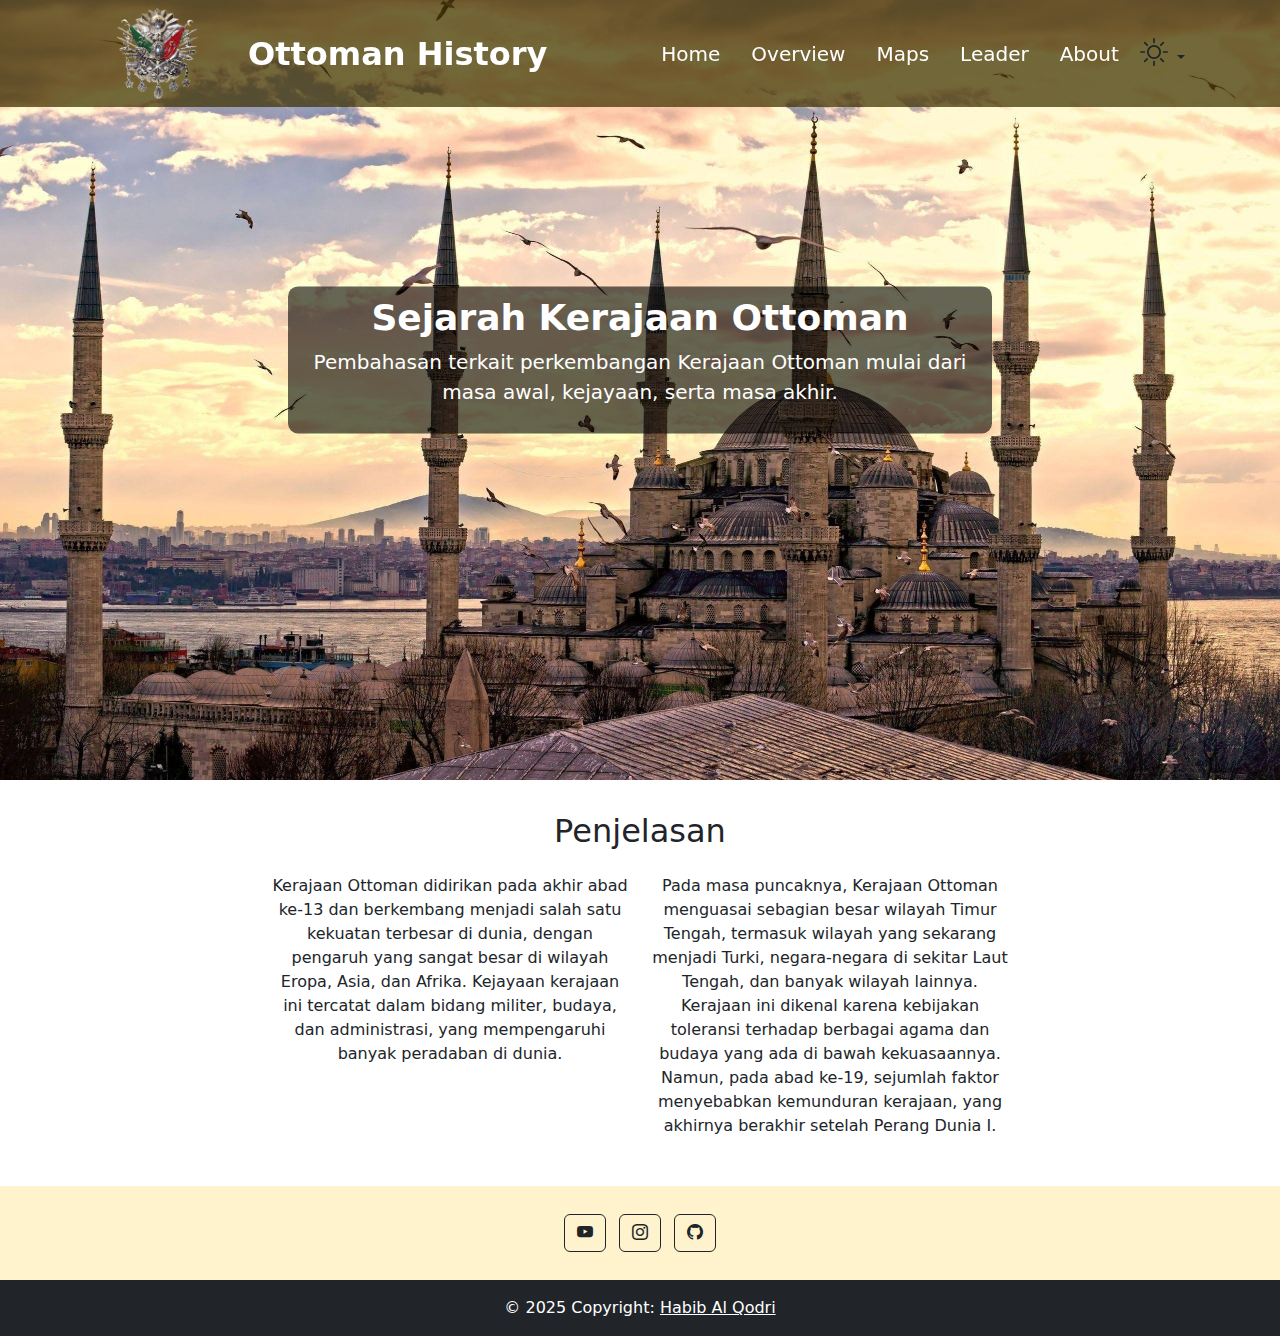
<file: index.html>
<!doctype html>
<html lang="en">

<head>
    <meta charset="utf-8">
    <meta name="viewport" content="width=device-width, initial-scale=1">
    <title>Dashboard</title>
    <link rel="stylesheet" href="styleindex.css">
    <link href="bootstrap/css/bootstrap.min.css" rel="stylesheet">
    <link rel="stylesheet" href="https://cdn.jsdelivr.net/npm/bootstrap-icons@1.11.3/font/bootstrap-icons.min.css">
</head>

<body>

    <!-- Navbar -->
    <nav class="navbar navbar-expand-lg fixed-top">
        <div class="container d-flex align-items-center">
            <a href="index.html">
                <img src="img/ottoman-icon.png" class="img-fluid me-3" alt="Ottoman-icon" width="150">
            </a>
            <a class="navbar-brand text-white fs-2 fw-bold" href="index.html">
                Ottoman History
            </a>
            <button class="navbar-toggler shadow-none" type="button" data-bs-toggle="collapse"
                data-bs-target="#navbarSupportedContent" aria-controls="navbarSupportedContent" aria-expanded="false"
                aria-label="Toggle navigation">
                <span class="navbar-toggler-icon"></span>
            </button>
            <div class="collapse navbar-collapse" id="navbarSupportedContent">
                <ul class="navbar-nav ms-auto">
                    <li class="nav-item"><a class="nav-link text-white active fs-5" href="index.html">Home</a></li>
                    <li class="nav-item"><a class="nav-link text-white fs-5" href="feature\overview.html">Overview</a></li>
                    <li class="nav-item"><a class="nav-link text-white fs-5" href="feature\map.html">Maps</a></li>
                    <li class="nav-item"><a class="nav-link text-white fs-5" href="feature\leader.html">Leader</a></li>
                    <li class="nav-item"><a class="nav-link text-white fs-5" href="feature\about.html">About</a></li>
                </ul>
                <div class="dropdown">
                    <button class="btn dropdown-toggle" type="button" data-bs-toggle="dropdown" aria-expanded="false">
                        <i class="bi theme-icon-active" data-theme-icon-active="bi-brightness-high" style="font-size: 1.75rem;"></i>
                    </button>                    
                    <ul class="dropdown-menu dropdown-menu-end">
                        <li>
                            <button class="dropdown-item d-flex align-items-center" type="button" data-bs-theme-value="light">
                                <i class="bi bi-brightness-high me-2 fs-5" data-theme-icon="bi-brightness-high"></i> Light
                            </button>
                        </li>
                        <li>
                            <button class="dropdown-item d-flex align-items-center" type="button" data-bs-theme-value="dark">
                                <i class="bi bi-moon-fill me-2 fs-5" data-theme-icon="bi-moon-fill"></i> Dark
                            </button>
                        </li>
                        <li>
                            <button class="dropdown-item d-flex align-items-center" type="button" data-bs-theme-value="auto">
                                <i class="bi bi-circle-half me-2 fs-5" data-theme-icon="bi-circle-half"></i> Auto
                            </button>
                        </li>
                    </ul>
                </div>                
            </div>
        </div>
    </nav>

    <!-- Jumbotron -->
    <section class="jumbotron">
        <div class="jumbotron-overlay">
            <img src="img/Background.jpg" class="jumbotron-img" alt="Ottoman background">
            <div class="jumbotron-text">
                <h1>Sejarah Kerajaan Ottoman</h1>
                <p>Pembahasan terkait perkembangan Kerajaan Ottoman mulai dari masa awal, kejayaan, serta masa akhir.
                </p>
            </div>
        </div>
    </section>

    <!-- About Section -->
    <div class="container about-section mt-3 pt-3">
        <div class="row text-center mb-3">
            <div class="col">
                <h2>Penjelasan</h2>
            </div>
        </div>
        <div class="row justify-content-center text-center">
            <div class="col-md-4">
                Kerajaan Ottoman didirikan pada akhir abad ke-13 dan berkembang menjadi salah satu kekuatan terbesar di dunia, dengan pengaruh yang sangat besar di wilayah Eropa, Asia, dan Afrika. Kejayaan kerajaan ini tercatat dalam bidang militer, budaya, dan administrasi, yang mempengaruhi banyak peradaban di dunia.
            </div>
            <div class="col-md-4">
                Pada masa puncaknya, Kerajaan Ottoman menguasai sebagian besar wilayah Timur Tengah, termasuk wilayah yang sekarang menjadi Turki, negara-negara di sekitar Laut Tengah, dan banyak wilayah lainnya. Kerajaan ini dikenal karena kebijakan toleransi terhadap berbagai agama dan budaya yang ada di bawah kekuasaannya. Namun, pada abad ke-19, sejumlah faktor menyebabkan kemunduran kerajaan, yang akhirnya berakhir setelah Perang Dunia I.
            </div>
        </div>
    </div>

    <!-- Footer -->
    <footer class="text-center bg-warning-subtle text-dark mt-5">
        <div class="container pt-4">
            <div class="mb-4">
                <a class="btn btn-outline-dark btn-floating m-1" href="https://www.youtube.com/@habibalqodri3112"><i class="bi bi-youtube"></i></a>
                <a class="btn btn-outline-dark btn-floating m-1" href="https://www.instagram.com/habibfong/"><i class="bi bi-instagram"></i></a>
                <a class="btn btn-outline-dark btn-floating m-1" href="https://github.com/HabibAlQodri"><i class="bi bi-github"></i></a>
            </div>
        </div>
        <div class="text-center p-3 bg-dark text-white">
            © 2025 Copyright: <a class="text-white" href="https://habibalqodri.github.io/TugasWeb-PortoLogin/profile.html">Habib Al Qodri</a>
        </div>
    </footer>
    <script>
        (() => {
            'use strict';

            const getStoredTheme = () => localStorage.getItem('theme');
            const setStoredTheme = theme => localStorage.setItem('theme', theme);

            const getPreferredTheme = () => {
                const storedTheme = getStoredTheme();
                if (storedTheme) {
                    return storedTheme;
                }
                return window.matchMedia('(prefers-color-scheme: dark)').matches ? 'dark' : 'light';
            };

            const setTheme = theme => {
                if (theme === 'auto') {
                    document.documentElement.setAttribute(
                        'data-bs-theme',
                        window.matchMedia('(prefers-color-scheme: dark)').matches ? 'dark' : 'light'
                    );
                } else {
                    document.documentElement.setAttribute('data-bs-theme', theme);
                }
            };

            setTheme(getPreferredTheme());

            const showActiveTheme = (theme, focus = false) => {
                const activeThemeIcon = document.querySelector('.theme-icon-active');
                const btnToActive = document.querySelector(`[data-bs-theme-value="${theme}"]`);

                if (!btnToActive || !activeThemeIcon) {
                    return;
                }

                const iconOfActiveBtn = btnToActive.querySelector('i').dataset.themeIcon;

                document.querySelectorAll('[data-bs-theme-value]').forEach(element => {
                    element.classList.remove('active');
                    element.setAttribute('aria-pressed', 'false');
                });

                btnToActive.classList.add('active');
                btnToActive.setAttribute('aria-pressed', 'true');
                activeThemeIcon.className = `bi ${iconOfActiveBtn} theme-icon-active`;
                activeThemeIcon.dataset.themeIconActive = iconOfActiveBtn;
            };

            window.matchMedia('(prefers-color-scheme: dark)').addEventListener('change', () => {
                const storedTheme = getStoredTheme();
                if (storedTheme !== 'light' && storedTheme !== 'dark') {
                    setTheme(getPreferredTheme());
                }
            });

            window.addEventListener('DOMContentLoaded', () => {
                showActiveTheme(getPreferredTheme());

                document.querySelectorAll('[data-bs-theme-value]').forEach(toggle => {
                    toggle.addEventListener('click', () => {
                        const theme = toggle.getAttribute('data-bs-theme-value');
                        setStoredTheme(theme);
                        setTheme(theme);
                        showActiveTheme(theme, true);
                    });
                });
            });
        })();

    </script>
    <script src="bootstrap/js/bootstrap.bundle.min.js"></script>
</body>

</html>
</file>
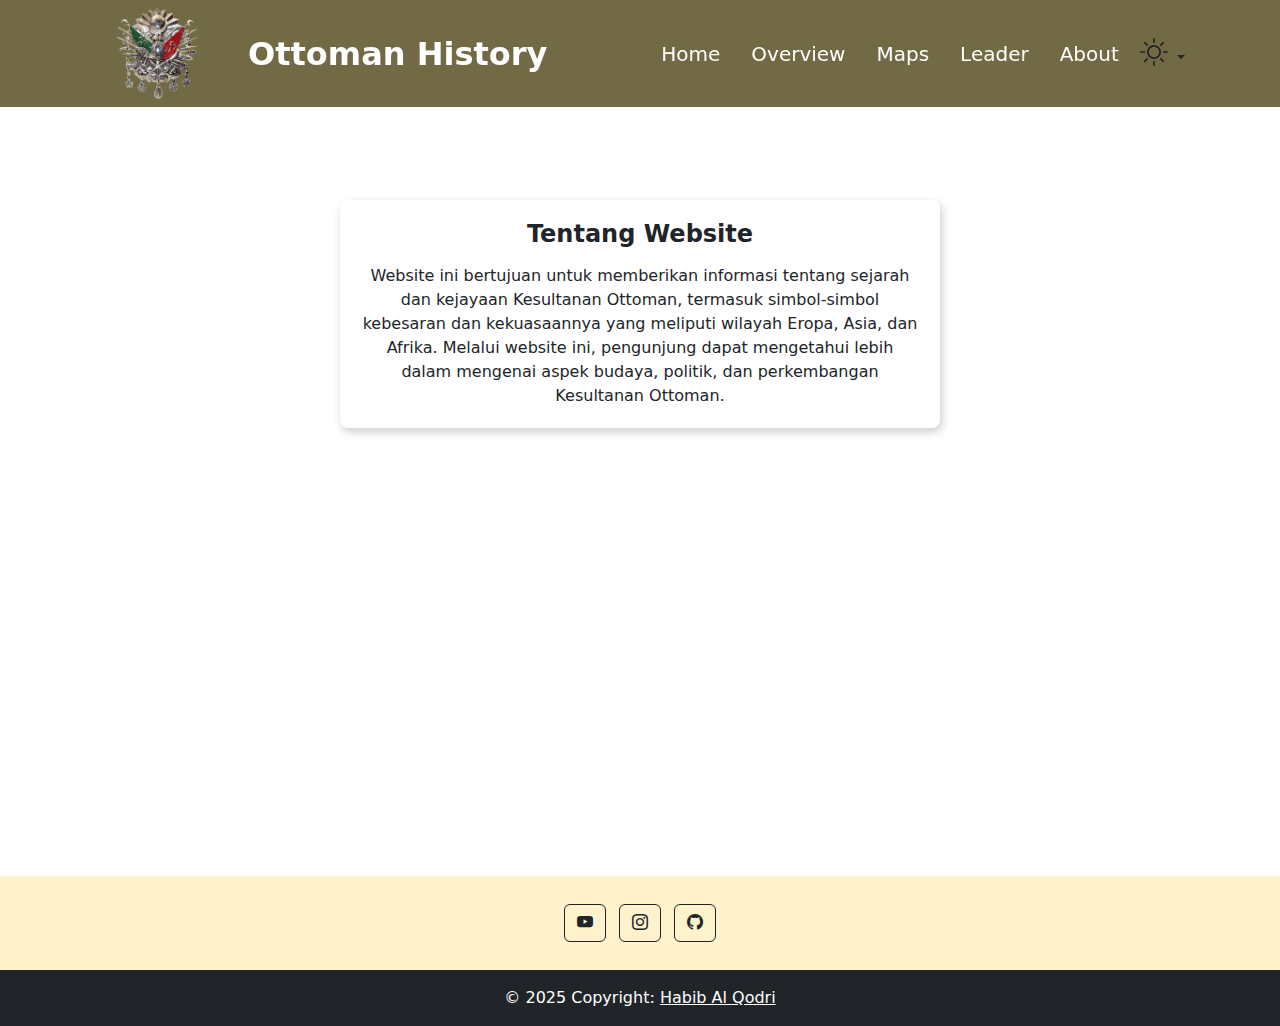
<file: feature/about.html>
<!doctype html>
<html lang="en">

<head>
    <meta charset="utf-8">
    <meta name="viewport" content="width=device-width, initial-scale=1">
    <title>Overview</title>
    <link rel="stylesheet" href="cssfeature\styleabout.css">
    <link href="../bootstrap/css/bootstrap.min.css" rel="stylesheet">
    <link rel="stylesheet" href="https://cdn.jsdelivr.net/npm/bootstrap-icons@1.11.3/font/bootstrap-icons.min.css">
</head>

<body>

    <!-- Navbar -->
    <nav class="navbar navbar-expand-lg fixed-top">
        <div class="container d-flex align-items-center">
            <a href="../index.html">
                <img src="../img/ottoman-icon.png" class="img-fluid me-3" alt="Ottoman-icon" width="150">
            </a>
            <a class="navbar-brand text-white fs-2 fw-bold" href="../index.html">
                Ottoman History
            </a>
            <button class="navbar-toggler shadow-none" type="button" data-bs-toggle="collapse"
                data-bs-target="#navbarSupportedContent" aria-controls="navbarSupportedContent" aria-expanded="false"
                aria-label="Toggle navigation">
                <span class="navbar-toggler-icon"></span>
            </button>
            <div class="collapse navbar-collapse" id="navbarSupportedContent">
                <ul class="navbar-nav ms-auto">
                    <li class="nav-item"><a class="nav-link text-white active fs-5" href="../index.html">Home</a></li>
                    <li class="nav-item"><a class="nav-link text-white fs-5" href="overview.html">Overview</a></li>
                    <li class="nav-item"><a class="nav-link text-white fs-5" href="map.html">Maps</a></li>
                    <li class="nav-item"><a class="nav-link text-white fs-5" href="leader.html">Leader</a></li>
                    <li class="nav-item"><a class="nav-link text-white fs-5" href="about.html">About</a></li>
                </ul>
                <div class="dropdown">
                    <button class="btn dropdown-toggle" type="button" data-bs-toggle="dropdown" aria-expanded="false">
                        <i class="bi theme-icon-active" data-theme-icon-active="bi-brightness-high"
                            style="font-size: 1.75rem;"></i>
                    </button>
                    <ul class="dropdown-menu dropdown-menu-end">
                        <li>
                            <button class="dropdown-item d-flex align-items-center" type="button"
                                data-bs-theme-value="light">
                                <i class="bi bi-brightness-high me-2 fs-5" data-theme-icon="bi-brightness-high"></i>
                                Light
                            </button>
                        </li>
                        <li>
                            <button class="dropdown-item d-flex align-items-center" type="button"
                                data-bs-theme-value="dark">
                                <i class="bi bi-moon-fill me-2 fs-5" data-theme-icon="bi-moon-fill"></i> Dark
                            </button>
                        </li>
                        <li>
                            <button class="dropdown-item d-flex align-items-center" type="button"
                                data-bs-theme-value="auto">
                                <i class="bi bi-circle-half me-2 fs-5" data-theme-icon="bi-circle-half"></i> Auto
                            </button>
                        </li>
                    </ul>
                </div>
            </div>
        </div>
    </nav>

    <div class="card-container">
        <div class="about-card">
            <div class="about-card-content">
                <h3>Tentang Website</h3>
                <p>Website ini bertujuan untuk memberikan informasi tentang sejarah dan kejayaan Kesultanan Ottoman,
                    termasuk simbol-simbol kebesaran dan kekuasaannya yang meliputi wilayah Eropa, Asia, dan Afrika.
                    Melalui website ini, pengunjung dapat mengetahui lebih dalam mengenai aspek budaya, politik, dan
                    perkembangan Kesultanan Ottoman.</p>
            </div>
        </div>
    </div>

    <!-- Footer -->
    <footer class="text-center bg-warning-subtle text-dark mt-5">
        <div class="container pt-4">
            <div class="mb-4">
                <a class="btn btn-outline-dark btn-floating m-1" href="https://www.youtube.com/@habibalqodri3112"><i class="bi bi-youtube"></i></a>
                <a class="btn btn-outline-dark btn-floating m-1" href="https://www.instagram.com/habibfong/"><i class="bi bi-instagram"></i></a>
                <a class="btn btn-outline-dark btn-floating m-1" href="https://github.com/HabibAlQodri"><i class="bi bi-github"></i></a>
            </div>
        </div>
        <div class="text-center p-3 bg-dark text-white">
            © 2025 Copyright: <a class="text-white" href="https://habibalqodri.github.io/TugasWeb-PortoLogin/profile.html">Habib Al Qodri</a>
        </div>
    </footer>
    <script>
        (() => {
            'use strict';

            const getStoredTheme = () => localStorage.getItem('theme');
            const setStoredTheme = theme => localStorage.setItem('theme', theme);

            const getPreferredTheme = () => {
                const storedTheme = getStoredTheme();
                if (storedTheme) {
                    return storedTheme;
                }
                return window.matchMedia('(prefers-color-scheme: dark)').matches ? 'dark' : 'light';
            };

            const setTheme = theme => {
                if (theme === 'auto') {
                    document.documentElement.setAttribute(
                        'data-bs-theme',
                        window.matchMedia('(prefers-color-scheme: dark)').matches ? 'dark' : 'light'
                    );
                } else {
                    document.documentElement.setAttribute('data-bs-theme', theme);
                }
            };

            setTheme(getPreferredTheme());

            const showActiveTheme = (theme, focus = false) => {
                const activeThemeIcon = document.querySelector('.theme-icon-active');
                const btnToActive = document.querySelector(`[data-bs-theme-value="${theme}"]`);

                if (!btnToActive || !activeThemeIcon) {
                    return;
                }

                const iconOfActiveBtn = btnToActive.querySelector('i').dataset.themeIcon;

                document.querySelectorAll('[data-bs-theme-value]').forEach(element => {
                    element.classList.remove('active');
                    element.setAttribute('aria-pressed', 'false');
                });

                btnToActive.classList.add('active');
                btnToActive.setAttribute('aria-pressed', 'true');
                activeThemeIcon.className = `bi ${iconOfActiveBtn} theme-icon-active`;
                activeThemeIcon.dataset.themeIconActive = iconOfActiveBtn;
            };

            window.matchMedia('(prefers-color-scheme: dark)').addEventListener('change', () => {
                const storedTheme = getStoredTheme();
                if (storedTheme !== 'light' && storedTheme !== 'dark') {
                    setTheme(getPreferredTheme());
                }
            });

            window.addEventListener('DOMContentLoaded', () => {
                showActiveTheme(getPreferredTheme());

                document.querySelectorAll('[data-bs-theme-value]').forEach(toggle => {
                    toggle.addEventListener('click', () => {
                        const theme = toggle.getAttribute('data-bs-theme-value');
                        setStoredTheme(theme);
                        setTheme(theme);
                        showActiveTheme(theme, true);
                    });
                });
            });
        })();
    </script>

    <script src="../bootstrap/js/bootstrap.bundle.min.js"></script>
</body>

</html>
</file>
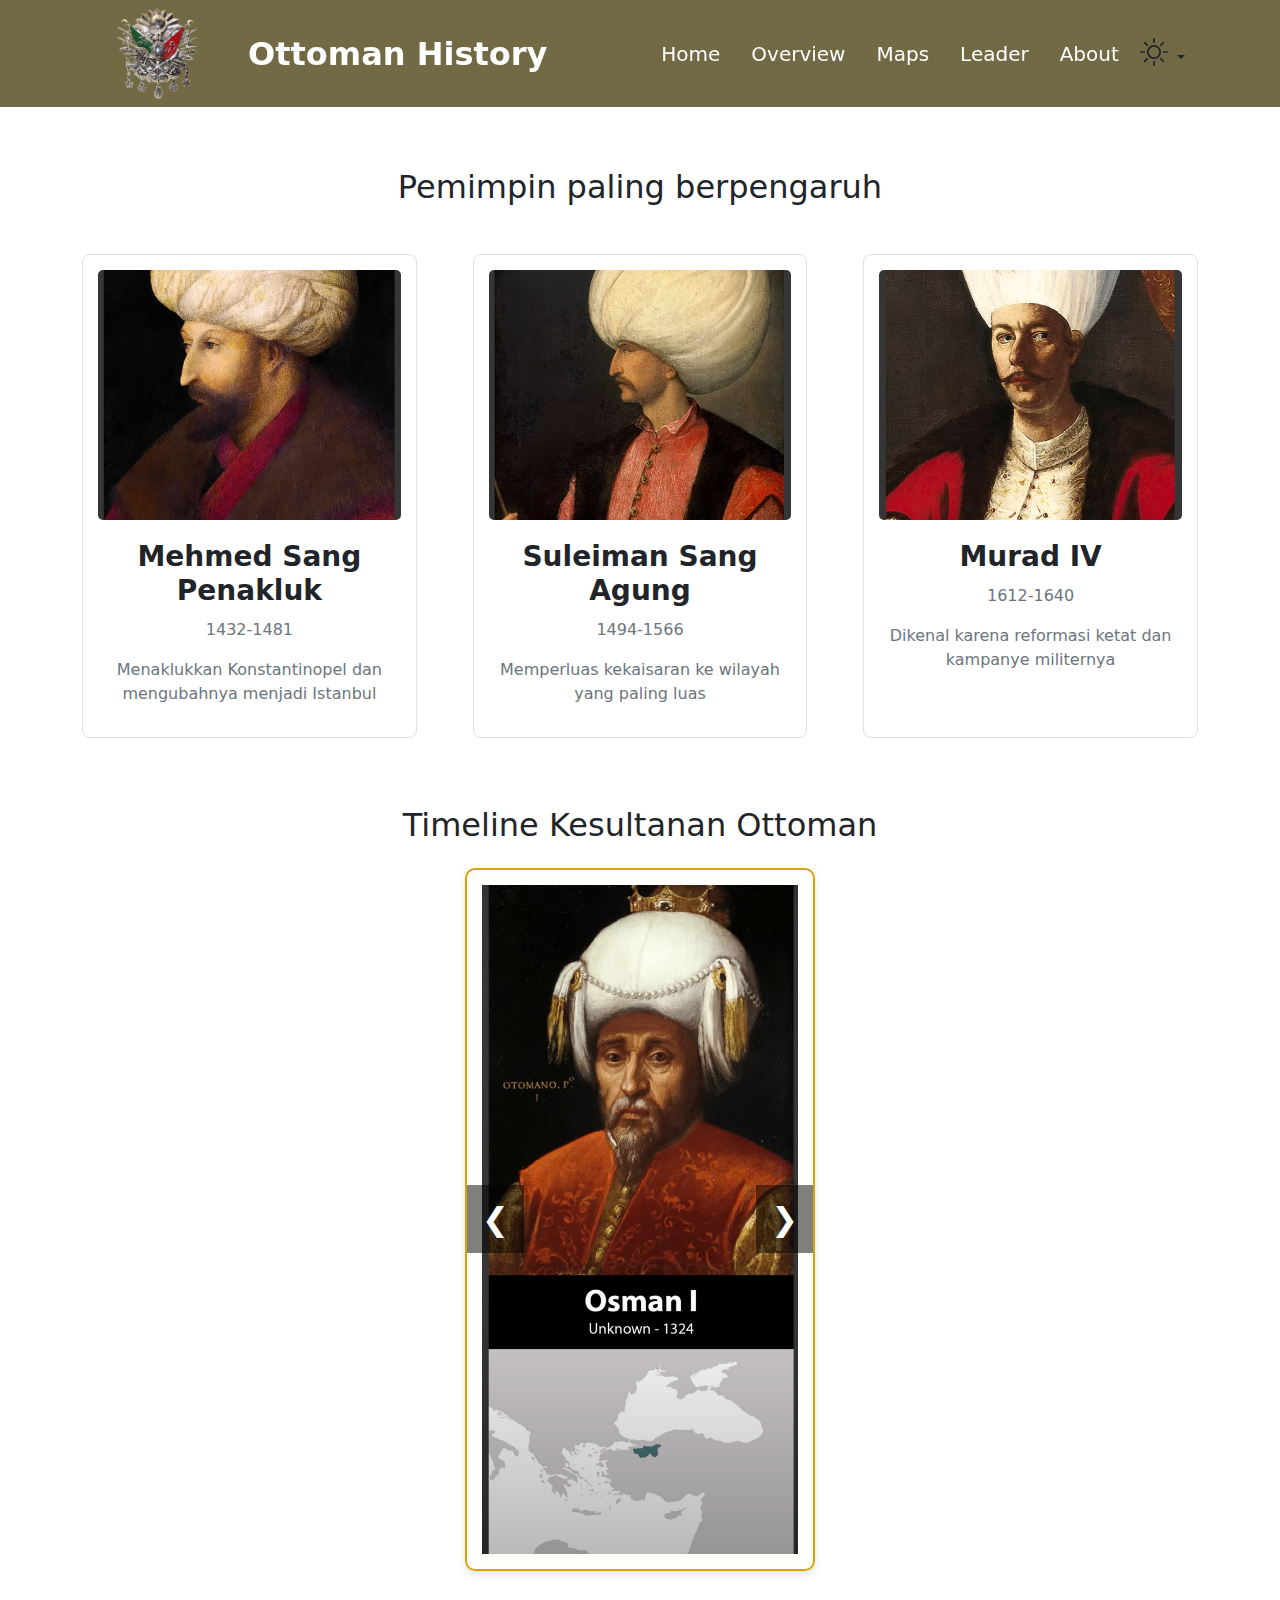
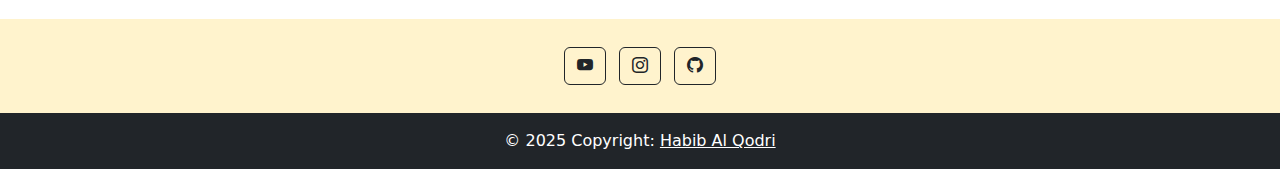
<file: feature/leader.html>
<!doctype html>
<html lang="en">

<head>
    <meta charset="utf-8">
    <meta name="viewport" content="width=device-width, initial-scale=1">
    <title>Map</title>
    <link rel="stylesheet" href="cssfeature\styleleader.css">
    <link href="../bootstrap/css/bootstrap.min.css" rel="stylesheet">
    <link rel="stylesheet" href="https://cdn.jsdelivr.net/npm/bootstrap-icons@1.11.3/font/bootstrap-icons.min.css">
</head>

<body>

    <!-- Navbar -->
    <nav class="navbar navbar-expand-lg fixed-top">
        <div class="container d-flex align-items-center">
            <a href="../index.html">
                <img src="../img/ottoman-icon.png" class="img-fluid me-3" alt="Ottoman-icon" width="150">
            </a>
            <a class="navbar-brand text-white fs-2 fw-bold" href="../index.html">
                Ottoman History
            </a>
            <button class="navbar-toggler shadow-none" type="button" data-bs-toggle="collapse"
                data-bs-target="#navbarSupportedContent" aria-controls="navbarSupportedContent" aria-expanded="false"
                aria-label="Toggle navigation">
                <span class="navbar-toggler-icon"></span>
            </button>
            <div class="collapse navbar-collapse" id="navbarSupportedContent">
                <ul class="navbar-nav ms-auto">
                    <li class="nav-item"><a class="nav-link text-white active fs-5" href="../index.html">Home</a></li>
                    <li class="nav-item"><a class="nav-link text-white fs-5" href="overview.html">Overview</a></li>
                    <li class="nav-item"><a class="nav-link text-white fs-5" href="map.html">Maps</a></li>
                    <li class="nav-item"><a class="nav-link text-white fs-5" href="leader.html">Leader</a></li>
                    <li class="nav-item"><a class="nav-link text-white fs-5" href="about.html">About</a></li>
                </ul>
                <div class="dropdown">
                    <button class="btn dropdown-toggle" type="button" data-bs-toggle="dropdown" aria-expanded="false">
                        <i class="bi theme-icon-active" data-theme-icon-active="bi-brightness-high"
                            style="font-size: 1.75rem;"></i>
                    </button>
                    <ul class="dropdown-menu dropdown-menu-end">
                        <li>
                            <button class="dropdown-item d-flex align-items-center" type="button"
                                data-bs-theme-value="light">
                                <i class="bi bi-brightness-high me-2 fs-5" data-theme-icon="bi-brightness-high"></i>
                                Light
                            </button>
                        </li>
                        <li>
                            <button class="dropdown-item d-flex align-items-center" type="button"
                                data-bs-theme-value="dark">
                                <i class="bi bi-moon-fill me-2 fs-5" data-theme-icon="bi-moon-fill"></i> Dark
                            </button>
                        </li>
                        <li>
                            <button class="dropdown-item d-flex align-items-center" type="button"
                                data-bs-theme-value="auto">
                                <i class="bi bi-circle-half me-2 fs-5" data-theme-icon="bi-circle-half"></i> Auto
                            </button>
                        </li>
                    </ul>
                </div>
            </div>
        </div>
    </nav>
    <!-- Add after the navbar section and before the slider -->
    <div class="navbar-spacer"></div>

    <!-- Featured Leaders Section -->
    <div class="container">
        <h2 class="text-center my-5">Pemimpin paling berpengaruh</h2>
        <div class="featured-leaders">
            <div class="leader-card">
                <img src="./img-Leader\f-1481 - mehmed.png" alt="Mehmed the Conqueror">
                <h3>Mehmed Sang Penakluk</h3>
                <p>1432-1481</p>
                <p>Menaklukkan Konstantinopel dan mengubahnya menjadi Istanbul</p>
            </div>
            <div class="leader-card">
                <img src="./img-Leader\f-1556 sulaeiman I.png" alt="Suleiman the Magnificent">
                <h3>Suleiman Sang Agung</h3>
                <p>1494-1566</p>
                <p>Memperluas kekaisaran ke wilayah yang paling luas</p>
            </div>
            <div class="leader-card">
                <img src="./img-Leader\f-1680 murad IV.png" alt="Murad IV">
                <h3>Murad IV</h3>
                <p>1612-1640</p>
                <p>Dikenal karena reformasi ketat dan kampanye militernya</p>
            </div>            
        </div>
    </div>

    <!-- Update the slider section with titles -->
    <div class="container my-5">
        <h2 class="text-center mb-4">Timeline Kesultanan Ottoman</h2>
        <div class="slider mx-auto">
            <div class="slides">
                <div class="slide-container">
                    <img class="slide" src="./img-Leader\f-1300.png" alt="1300-img">
                </div>
                <div class="slide-container">
                    <img class="slide" src="./img-Leader\f-1326.png" alt="1370-img">
                </div>
                <div class="slide-container">
                    <img class="slide" src="./img-Leader\f-1356.png" alt="1456-img">
                </div>
                <div class="slide-container">
                    <img class="slide" src="./img-Leader\f-1400.png" alt="1456-img">
                </div>
                <div class="slide-container">
                    <img class="slide" src="./img-Leader\f-1451.png" alt="1456-img">
                </div>
                <div class="slide-container">
                    <img class="slide" src="./img-Leader\f-1481.png" alt="1456-img">
                </div>
                <div class="slide-container">
                    <img class="slide" src="./img-Leader\f-1512.png" alt="1456-img">
                </div>
                <div class="slide-container">
                    <img class="slide" src="./img-Leader\f-1520.png" alt="1456-img">
                </div>
                <div class="slide-container">
                    <img class="slide" src="./img-Leader\f-1556.png" alt="1456-img">
                </div>
                <div class="slide-container">
                    <img class="slide" src="./img-Leader\f-1574.png" alt="1456-img">
                </div>
                <div class="slide-container">
                    <img class="slide" src="./img-Leader\f-1590.png" alt="1456-img">
                </div>
                <div class="slide-container">
                    <img class="slide" src="./img-Leader\f-1620.png" alt="1456-img">
                </div>
                <div class="slide-container">
                    <img class="slide" src="./img-Leader\f-1680.png" alt="1456-img">
                </div>
                <div class="slide-container">
                    <img class="slide" src="./img-Leader\f-1840.png" alt="1456-img">
                </div>
                <div class="slide-container">
                    <img class="slide" src="./img-Leader\f-1920.png" alt="1456-img">
                </div>
                <div class="slide-container">
                    <img class="slide" src="./img-Leader\f-1926.png" alt="1456-img">
                </div>
            </div>
            <button class="prev" onclick="prevSlide()">&#10094</button>
            <button class="next" onclick="nextSlide()">&#10095</button>
        </div>
    </div>

    <!-- Footer -->
    <footer class="text-center bg-warning-subtle text-dark mt-5">
        <div class="container pt-4">
            <div class="mb-4">
                <a class="btn btn-outline-dark btn-floating m-1" href="https://www.youtube.com/@habibalqodri3112"><i class="bi bi-youtube"></i></a>
                <a class="btn btn-outline-dark btn-floating m-1" href="https://www.instagram.com/habibfong/"><i class="bi bi-instagram"></i></a>
                <a class="btn btn-outline-dark btn-floating m-1" href="https://github.com/HabibAlQodri"><i class="bi bi-github"></i></a>
            </div>
        </div>
        <div class="text-center p-3 bg-dark text-white">
            © 2025 Copyright: <a class="text-white" href="https://habibalqodri.github.io/TugasWeb-PortoLogin/profile.html">Habib Al Qodri</a>
        </div>
    </footer>
    <script>
        (() => {
            'use strict';

            const getStoredTheme = () => localStorage.getItem('theme');
            const setStoredTheme = theme => localStorage.setItem('theme', theme);

            const getPreferredTheme = () => {
                const storedTheme = getStoredTheme();
                if (storedTheme) {
                    return storedTheme;
                }
                return window.matchMedia('(prefers-color-scheme: dark)').matches ? 'dark' : 'light';
            };

            const setTheme = theme => {
                if (theme === 'auto') {
                    document.documentElement.setAttribute(
                        'data-bs-theme',
                        window.matchMedia('(prefers-color-scheme: dark)').matches ? 'dark' : 'light'
                    );
                } else {
                    document.documentElement.setAttribute('data-bs-theme', theme);
                }
            };

            setTheme(getPreferredTheme());

            const showActiveTheme = (theme, focus = false) => {
                const activeThemeIcon = document.querySelector('.theme-icon-active');
                const btnToActive = document.querySelector(`[data-bs-theme-value="${theme}"]`);

                if (!btnToActive || !activeThemeIcon) {
                    return;
                }

                const iconOfActiveBtn = btnToActive.querySelector('i').dataset.themeIcon;

                document.querySelectorAll('[data-bs-theme-value]').forEach(element => {
                    element.classList.remove('active');
                    element.setAttribute('aria-pressed', 'false');
                });

                btnToActive.classList.add('active');
                btnToActive.setAttribute('aria-pressed', 'true');
                activeThemeIcon.className = `bi ${iconOfActiveBtn} theme-icon-active`;
                activeThemeIcon.dataset.themeIconActive = iconOfActiveBtn;
            };

            window.matchMedia('(prefers-color-scheme: dark)').addEventListener('change', () => {
                const storedTheme = getStoredTheme();
                if (storedTheme !== 'light' && storedTheme !== 'dark') {
                    setTheme(getPreferredTheme());
                }
            });

            window.addEventListener('DOMContentLoaded', () => {
                showActiveTheme(getPreferredTheme());

                document.querySelectorAll('[data-bs-theme-value]').forEach(toggle => {
                    toggle.addEventListener('click', () => {
                        const theme = toggle.getAttribute('data-bs-theme-value');
                        setStoredTheme(theme);
                        setTheme(theme);
                        showActiveTheme(theme, true);
                    });
                });
            });
        })();
    </script>

    <script>
        const slideContainers = document.querySelectorAll(".slide-container");
        let slideIndex = 0;
        
        document.addEventListener("DOMContentLoaded", initializeSlider);
        
        function initializeSlider() {
            if (slideContainers.length > 0) {
                slideContainers[slideIndex].classList.add("displaySlide");
            }
        }
        
        function showSlide(index) {
            if (index >= slideContainers.length) {
                slideIndex = 0;
            }
            else if (index < 0) {
                slideIndex = slideContainers.length - 1;
            }
        
            slideContainers.forEach(container => {
                container.classList.remove("displaySlide");
            });
            slideContainers[slideIndex].classList.add("displaySlide");
        }
        
        function prevSlide() {
            slideIndex--;
            showSlide(slideIndex);
        }
        
        function nextSlide() {
            slideIndex++;
            showSlide(slideIndex);
        }
    </script>
    <script src="../bootstrap/js/bootstrap.bundle.min.js"></script>
</body>

</html>
</file>
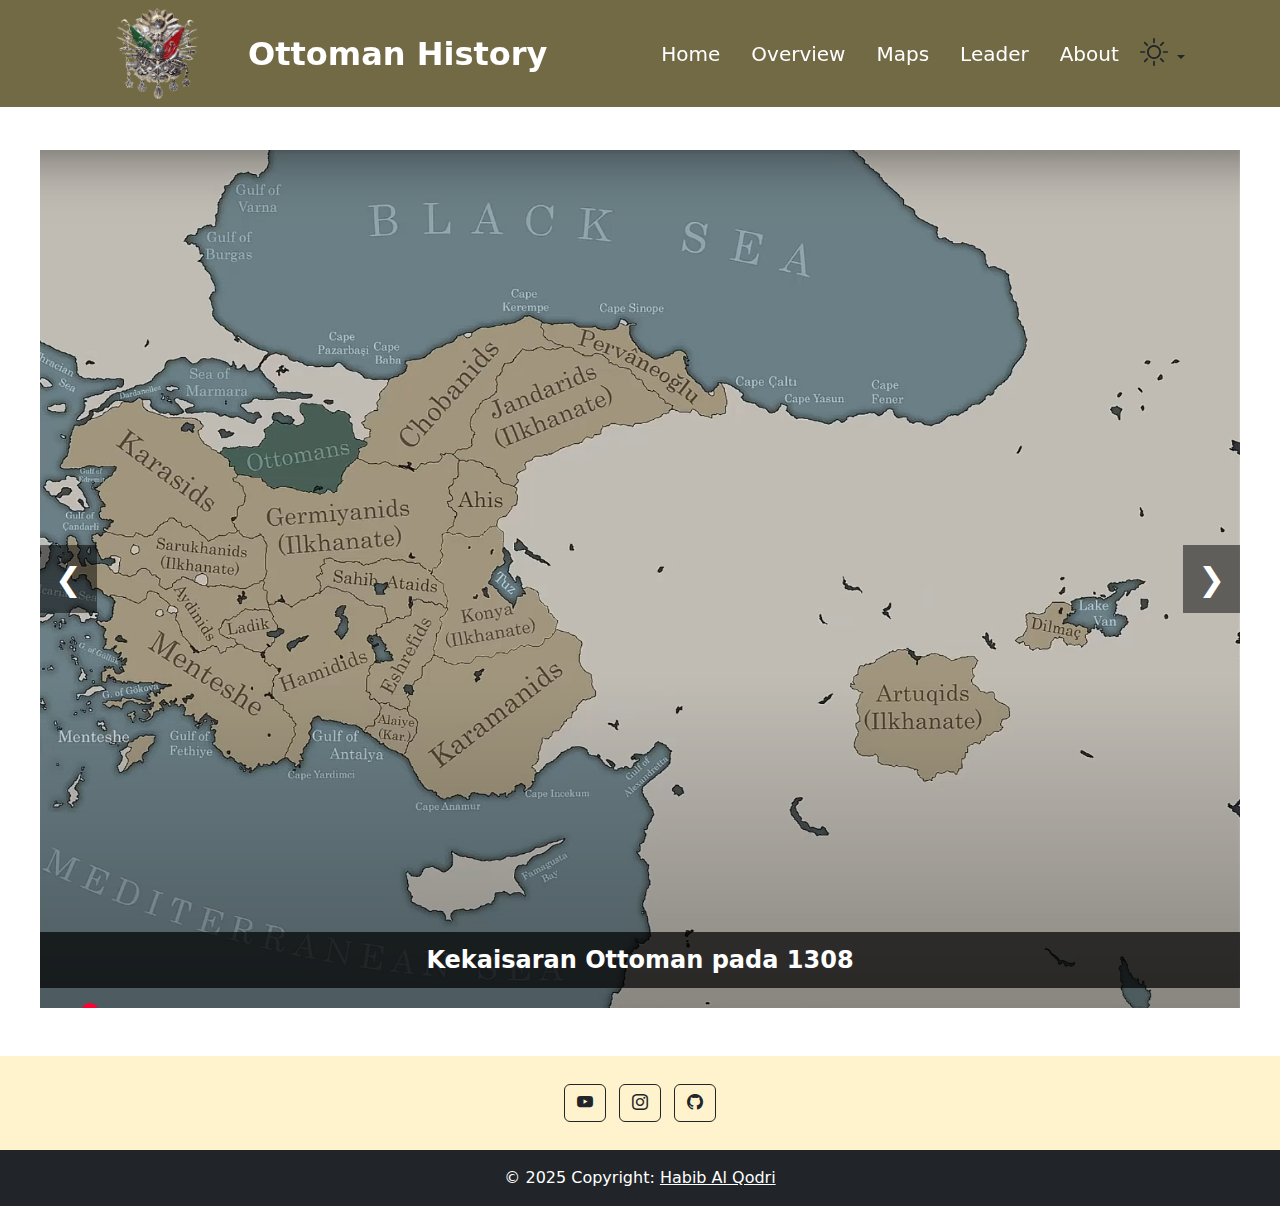
<file: feature/map.html>
<!doctype html>
<html lang="en">

<head>
    <meta charset="utf-8">
    <meta name="viewport" content="width=device-width, initial-scale=1">
    <title>Map</title>
    <link rel="stylesheet" href="cssfeature/stylemap.css">
    <link href="../bootstrap/css/bootstrap.min.css" rel="stylesheet">
    <link rel="stylesheet" href="https://cdn.jsdelivr.net/npm/bootstrap-icons@1.11.3/font/bootstrap-icons.min.css">
</head>

<body>

    <!-- Navbar -->
    <nav class="navbar navbar-expand-lg fixed-top">
        <div class="container d-flex align-items-center">
            <a href="../index.html">
                <img src="../img/ottoman-icon.png" class="img-fluid me-3" alt="Ottoman-icon" width="150">
            </a>
            <a class="navbar-brand text-white fs-2 fw-bold" href="../index.html">
                Ottoman History
            </a>
            <button class="navbar-toggler shadow-none" type="button" data-bs-toggle="collapse"
                data-bs-target="#navbarSupportedContent" aria-controls="navbarSupportedContent" aria-expanded="false"
                aria-label="Toggle navigation">
                <span class="navbar-toggler-icon"></span>
            </button>
            <div class="collapse navbar-collapse" id="navbarSupportedContent">
                <ul class="navbar-nav ms-auto">
                    <li class="nav-item"><a class="nav-link text-white active fs-5" href="../index.html">Home</a></li>
                    <li class="nav-item"><a class="nav-link text-white fs-5" href="overview.html">Overview</a></li>
                    <li class="nav-item"><a class="nav-link text-white fs-5" href="map.html">Maps</a></li>
                    <li class="nav-item"><a class="nav-link text-white fs-5" href="leader.html">Leader</a></li>
                    <li class="nav-item"><a class="nav-link text-white fs-5" href="about.html">About</a></li>
                </ul>
                <div class="dropdown">
                    <button class="btn dropdown-toggle" type="button" data-bs-toggle="dropdown" aria-expanded="false">
                        <i class="bi theme-icon-active" data-theme-icon-active="bi-brightness-high"
                            style="font-size: 1.75rem;"></i>
                    </button>
                    <ul class="dropdown-menu dropdown-menu-end">
                        <li>
                            <button class="dropdown-item d-flex align-items-center" type="button"
                                data-bs-theme-value="light">
                                <i class="bi bi-brightness-high me-2 fs-5" data-theme-icon="bi-brightness-high"></i>
                                Light
                            </button>
                        </li>
                        <li>
                            <button class="dropdown-item d-flex align-items-center" type="button"
                                data-bs-theme-value="dark">
                                <i class="bi bi-moon-fill me-2 fs-5" data-theme-icon="bi-moon-fill"></i> Dark
                            </button>
                        </li>
                        <li>
                            <button class="dropdown-item d-flex align-items-center" type="button"
                                data-bs-theme-value="auto">
                                <i class="bi bi-circle-half me-2 fs-5" data-theme-icon="bi-circle-half"></i> Auto
                            </button>
                        </li>
                    </ul>
                </div>
            </div>
        </div>
    </nav>
<!-- Add after the navbar section and before the slider -->
<div class="navbar-spacer"></div>

<!-- Update the slider section with titles -->
<div class="slider">
    <div class="slides">
        <div class="slide-container">
            <img class="slide" src="./img-map-ottoman/1308.png" alt="1308-img">
            <div class="slide-title">Kekaisaran Ottoman pada 1308</div>
        </div>
        <div class="slide-container">
            <img class="slide" src="./img-map-ottoman/1370.png" alt="1370-img">
            <div class="slide-title">Kekaisaran Ottoman pada 1370</div>
        </div>
        <div class="slide-container">
            <img class="slide" src="./img-map-ottoman/1456.png" alt="1456-img">
            <div class="slide-title">Kekaisaran Ottoman pada 1456</div>
        </div>
        <div class="slide-container">
            <img class="slide" src="./img-map-ottoman/1517.png" alt="1517-img">
            <div class="slide-title">Kekaisaran Ottoman pada 1517</div>
        </div>
        <div class="slide-container">
            <img class="slide" src="./img-map-ottoman/1543.png" alt="1543-img">
            <div class="slide-title">Kekaisaran Ottoman pada 1543</div>
        </div>
        <div class="slide-container">
            <img class="slide" src="./img-map-ottoman/1576.png" alt="1576-img">
            <div class="slide-title">Kekaisaran Ottoman pada 1576</div>
        </div>
        <div class="slide-container">
            <img class="slide" src="./img-map-ottoman/1589.png" alt="1589-img">
            <div class="slide-title">Kekaisaran Ottoman pada 1589</div>
        </div>
        <div class="slide-container">
            <img class="slide" src="./img-map-ottoman/1900.png" alt="1900-img">
            <div class="slide-title">Kekaisaran Ottoman pada 1900</div>
        </div>
        <div class="slide-container">
            <img class="slide" src="./img-map-ottoman/1919.png" alt="1919-img">
            <div class="slide-title">Kekaisaran Ottoman pada 1919</div>
        </div>
        <div class="slide-container">
            <img class="slide" src="./img-map-ottoman/1924.png" alt="1924-img">
            <div class="slide-title">Republik Turki pada 1924</div>
        </div>
    </div>
    <button class="prev" onclick="prevSlide()">&#10094</button>
    <button class="next" onclick="nextSlide()">&#10095</button>
</div>

    <!-- Footer -->
    <footer class="text-center bg-warning-subtle text-dark mt-5">
        <div class="container pt-4">
            <div class="mb-4">
                <a class="btn btn-outline-dark btn-floating m-1" href="https://www.youtube.com/@habibalqodri3112"><i class="bi bi-youtube"></i></a>
                <a class="btn btn-outline-dark btn-floating m-1" href="https://www.instagram.com/habibfong/"><i class="bi bi-instagram"></i></a>
                <a class="btn btn-outline-dark btn-floating m-1" href="https://github.com/HabibAlQodri"><i class="bi bi-github"></i></a>
            </div>
        </div>
        <div class="text-center p-3 bg-dark text-white">
            © 2025 Copyright: <a class="text-white" href="https://habibalqodri.github.io/TugasWeb-PortoLogin/profile.html">Habib Al Qodri</a>
        </div>
    </footer>
    <script>
        (() => {
            'use strict';

            const getStoredTheme = () => localStorage.getItem('theme');
            const setStoredTheme = theme => localStorage.setItem('theme', theme);

            const getPreferredTheme = () => {
                const storedTheme = getStoredTheme();
                if (storedTheme) {
                    return storedTheme;
                }
                return window.matchMedia('(prefers-color-scheme: dark)').matches ? 'dark' : 'light';
            };

            const setTheme = theme => {
                if (theme === 'auto') {
                    document.documentElement.setAttribute(
                        'data-bs-theme',
                        window.matchMedia('(prefers-color-scheme: dark)').matches ? 'dark' : 'light'
                    );
                } else {
                    document.documentElement.setAttribute('data-bs-theme', theme);
                }
            };

            setTheme(getPreferredTheme());

            const showActiveTheme = (theme, focus = false) => {
                const activeThemeIcon = document.querySelector('.theme-icon-active');
                const btnToActive = document.querySelector(`[data-bs-theme-value="${theme}"]`);

                if (!btnToActive || !activeThemeIcon) {
                    return;
                }

                const iconOfActiveBtn = btnToActive.querySelector('i').dataset.themeIcon;

                document.querySelectorAll('[data-bs-theme-value]').forEach(element => {
                    element.classList.remove('active');
                    element.setAttribute('aria-pressed', 'false');
                });

                btnToActive.classList.add('active');
                btnToActive.setAttribute('aria-pressed', 'true');
                activeThemeIcon.className = `bi ${iconOfActiveBtn} theme-icon-active`;
                activeThemeIcon.dataset.themeIconActive = iconOfActiveBtn;
            };

            window.matchMedia('(prefers-color-scheme: dark)').addEventListener('change', () => {
                const storedTheme = getStoredTheme();
                if (storedTheme !== 'light' && storedTheme !== 'dark') {
                    setTheme(getPreferredTheme());
                }
            });

            window.addEventListener('DOMContentLoaded', () => {
                showActiveTheme(getPreferredTheme());

                document.querySelectorAll('[data-bs-theme-value]').forEach(toggle => {
                    toggle.addEventListener('click', () => {
                        const theme = toggle.getAttribute('data-bs-theme-value');
                        setStoredTheme(theme);
                        setTheme(theme);
                        showActiveTheme(theme, true);
                    });
                });
            });
        })();
    </script>

    <script>
        const slideContainers = document.querySelectorAll(".slide-container");
        let slideIndex = 0;
        
        document.addEventListener("DOMContentLoaded", initializeSlider);
        
        function initializeSlider() {
            if (slideContainers.length > 0) {
                slideContainers[slideIndex].classList.add("displaySlide");
            }
        }
        
        function showSlide(index) {
            if (index >= slideContainers.length) {
                slideIndex = 0;
            }
            else if (index < 0) {
                slideIndex = slideContainers.length - 1;
            }
        
            slideContainers.forEach(container => {
                container.classList.remove("displaySlide");
            });
            slideContainers[slideIndex].classList.add("displaySlide");
        }
        
        function prevSlide() {
            slideIndex--;
            showSlide(slideIndex);
        }
        
        function nextSlide() {
            slideIndex++;
            showSlide(slideIndex);
        }
    </script>
    <script src="../bootstrap/js/bootstrap.bundle.min.js"></script>
</body>

</html>
</file>
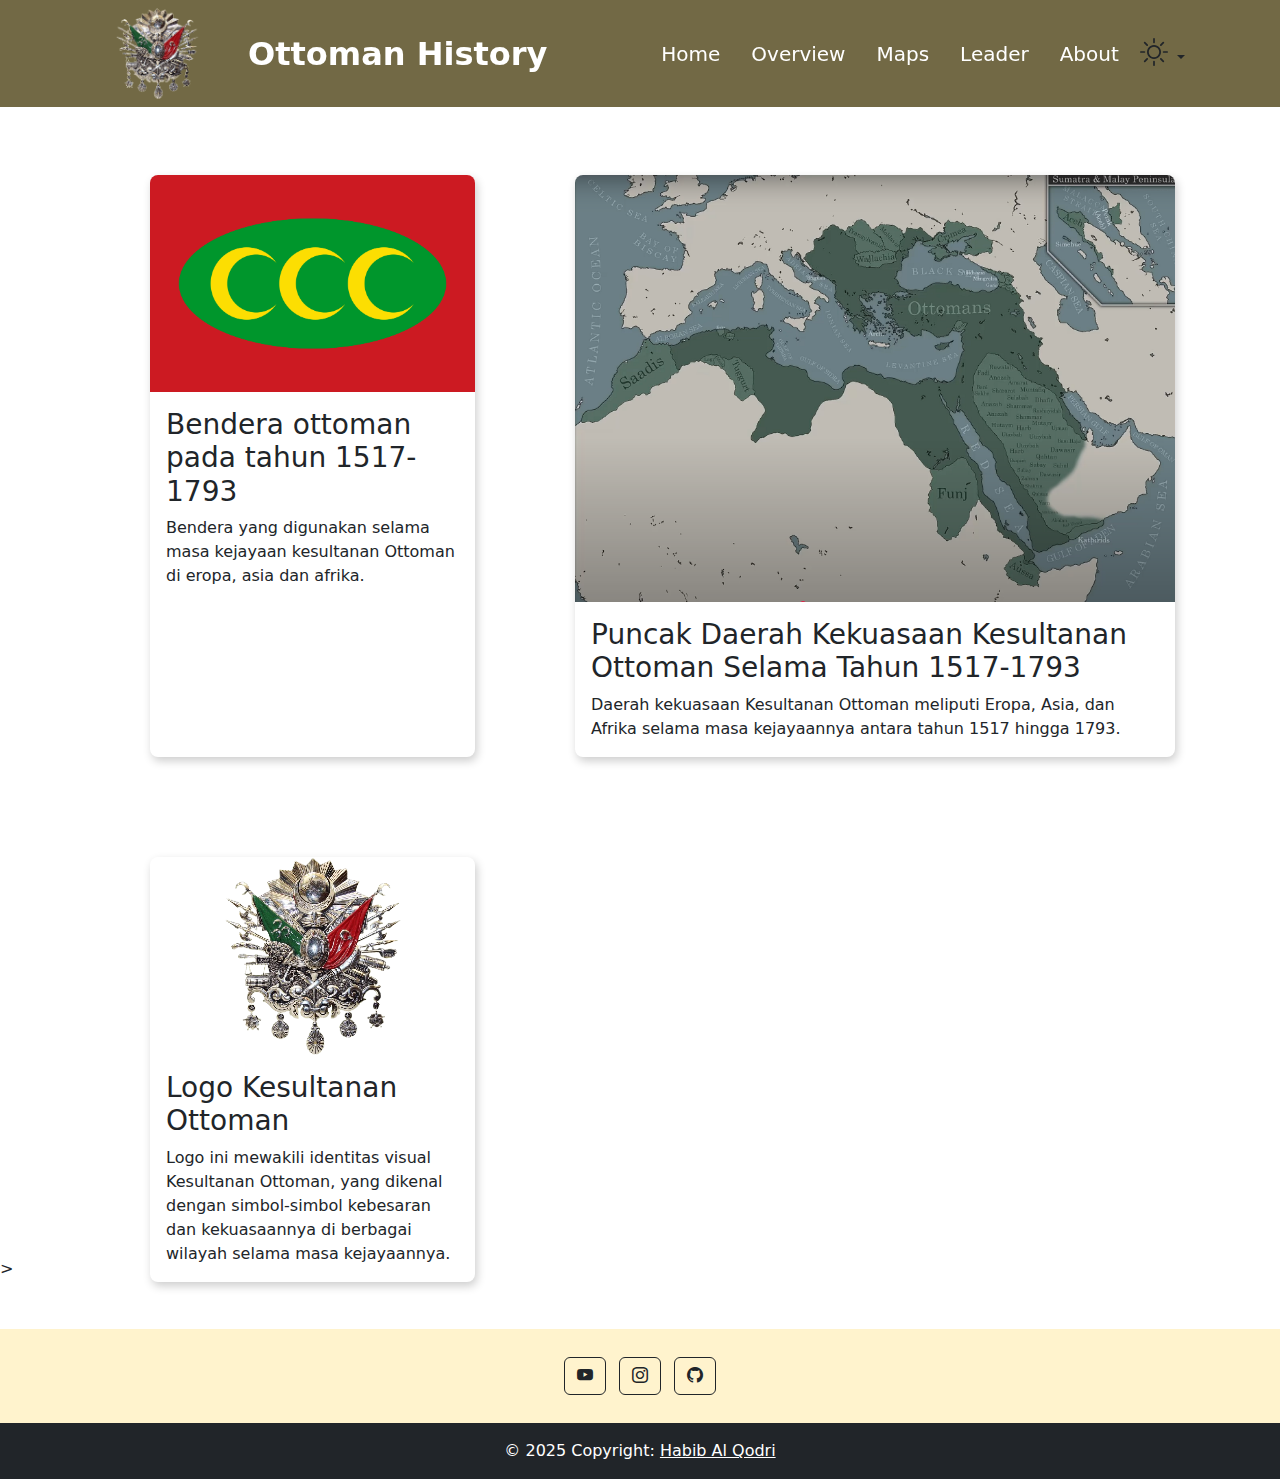
<file: feature/overview.html>
<!doctype html>
<html lang="en">

<head>
    <meta charset="utf-8">
    <meta name="viewport" content="width=device-width, initial-scale=1">
    <title>Overview</title>
    <link rel="stylesheet" href="cssfeature\styleoverview.css">
    <link href="../bootstrap/css/bootstrap.min.css" rel="stylesheet">
    <link rel="stylesheet" href="https://cdn.jsdelivr.net/npm/bootstrap-icons@1.11.3/font/bootstrap-icons.min.css">
</head>

<body>

    <!-- Navbar -->
    <nav class="navbar navbar-expand-lg fixed-top">
        <div class="container d-flex align-items-center">
            <a href="../index.html">
                <img src="../img/ottoman-icon.png" class="img-fluid me-3" alt="Ottoman-icon" width="150">
            </a>
            <a class="navbar-brand text-white fs-2 fw-bold" href="../index.html">
                Ottoman History
            </a>
            <button class="navbar-toggler shadow-none" type="button" data-bs-toggle="collapse"
                data-bs-target="#navbarSupportedContent" aria-controls="navbarSupportedContent" aria-expanded="false"
                aria-label="Toggle navigation">
                <span class="navbar-toggler-icon"></span>
            </button>
            <div class="collapse navbar-collapse" id="navbarSupportedContent">
                <ul class="navbar-nav ms-auto">
                    <li class="nav-item"><a class="nav-link text-white active fs-5" href="../index.html">Home</a></li>
                    <li class="nav-item"><a class="nav-link text-white fs-5" href="overview.html">Overview</a></li>
                    <li class="nav-item"><a class="nav-link text-white fs-5" href="map.html">Maps</a></li>
                    <li class="nav-item"><a class="nav-link text-white fs-5" href="leader.html">Leader</a></li>
                    <li class="nav-item"><a class="nav-link text-white fs-5" href="about.html">About</a></li>
                </ul>
                <div class="dropdown">
                    <button class="btn dropdown-toggle" type="button" data-bs-toggle="dropdown" aria-expanded="false">
                        <i class="bi theme-icon-active" data-theme-icon-active="bi-brightness-high"
                            style="font-size: 1.75rem;"></i>
                    </button>
                    <ul class="dropdown-menu dropdown-menu-end">
                        <li>
                            <button class="dropdown-item d-flex align-items-center" type="button"
                                data-bs-theme-value="light">
                                <i class="bi bi-brightness-high me-2 fs-5" data-theme-icon="bi-brightness-high"></i>
                                Light
                            </button>
                        </li>
                        <li>
                            <button class="dropdown-item d-flex align-items-center" type="button"
                                data-bs-theme-value="dark">
                                <i class="bi bi-moon-fill me-2 fs-5" data-theme-icon="bi-moon-fill"></i> Dark
                            </button>
                        </li>
                        <li>
                            <button class="dropdown-item d-flex align-items-center" type="button"
                                data-bs-theme-value="auto">
                                <i class="bi bi-circle-half me-2 fs-5" data-theme-icon="bi-circle-half"></i> Auto
                            </button>
                        </li>
                    </ul>
                </div>
            </div>
        </div>
    </nav>

    <div class="card-container">
        <div class="card-flag">
            <img src="img-overview\ottoman-flag.png" alt="ottoman flag">
            <div class="card-content-flag">
                <h3>Bendera ottoman pada tahun 1517-1793</h3>
                <p>Bendera yang digunakan selama masa kejayaan kesultanan Ottoman di eropa, asia dan afrika.</p>
            </div>
        </div>
        <div class="card-map">
            <img src="img-overview\1576.png" alt="ottoman map">
            <div class="card-content-map">
                <h3>Puncak Daerah Kekuasaan Kesultanan Ottoman Selama Tahun 1517-1793</h3>
                <p>Daerah kekuasaan Kesultanan Ottoman meliputi Eropa, Asia, dan Afrika selama masa kejayaannya antara
                    tahun 1517 hingga 1793.</p>
            </div>
        </div>
        <div class="card-icon">
            <img src="img-overview\ottoman-icon.png" alt="ottoman icon">
            <div class="card-content-icon">
                <h3>Logo Kesultanan Ottoman</h3>
                <p>Logo ini mewakili identitas visual Kesultanan Ottoman, yang dikenal dengan simbol-simbol kebesaran dan kekuasaannya di berbagai wilayah selama masa kejayaannya.</p>
            </div>
        </div>
    </div>>

    <!-- Footer -->
    <footer class="text-center bg-warning-subtle text-dark mt-5">
        <div class="container pt-4">
            <div class="mb-4">
                <a class="btn btn-outline-dark btn-floating m-1" href="https://www.youtube.com/@habibalqodri3112"><i class="bi bi-youtube"></i></a>
                <a class="btn btn-outline-dark btn-floating m-1" href="https://www.instagram.com/habibfong/"><i class="bi bi-instagram"></i></a>
                <a class="btn btn-outline-dark btn-floating m-1" href="https://github.com/HabibAlQodri"><i class="bi bi-github"></i></a>
            </div>
        </div>
        <div class="text-center p-3 bg-dark text-white">
            © 2025 Copyright: <a class="text-white" href="https://habibalqodri.github.io/TugasWeb-PortoLogin/profile.html">Habib Al Qodri</a>
        </div>
    </footer>
    <script>
        (() => {
            'use strict';

            const getStoredTheme = () => localStorage.getItem('theme');
            const setStoredTheme = theme => localStorage.setItem('theme', theme);

            const getPreferredTheme = () => {
                const storedTheme = getStoredTheme();
                if (storedTheme) {
                    return storedTheme;
                }
                return window.matchMedia('(prefers-color-scheme: dark)').matches ? 'dark' : 'light';
            };

            const setTheme = theme => {
                if (theme === 'auto') {
                    document.documentElement.setAttribute(
                        'data-bs-theme',
                        window.matchMedia('(prefers-color-scheme: dark)').matches ? 'dark' : 'light'
                    );
                } else {
                    document.documentElement.setAttribute('data-bs-theme', theme);
                }
            };

            setTheme(getPreferredTheme());

            const showActiveTheme = (theme, focus = false) => {
                const activeThemeIcon = document.querySelector('.theme-icon-active');
                const btnToActive = document.querySelector(`[data-bs-theme-value="${theme}"]`);

                if (!btnToActive || !activeThemeIcon) {
                    return;
                }

                const iconOfActiveBtn = btnToActive.querySelector('i').dataset.themeIcon;

                document.querySelectorAll('[data-bs-theme-value]').forEach(element => {
                    element.classList.remove('active');
                    element.setAttribute('aria-pressed', 'false');
                });

                btnToActive.classList.add('active');
                btnToActive.setAttribute('aria-pressed', 'true');
                activeThemeIcon.className = `bi ${iconOfActiveBtn} theme-icon-active`;
                activeThemeIcon.dataset.themeIconActive = iconOfActiveBtn;
            };

            window.matchMedia('(prefers-color-scheme: dark)').addEventListener('change', () => {
                const storedTheme = getStoredTheme();
                if (storedTheme !== 'light' && storedTheme !== 'dark') {
                    setTheme(getPreferredTheme());
                }
            });

            window.addEventListener('DOMContentLoaded', () => {
                showActiveTheme(getPreferredTheme());

                document.querySelectorAll('[data-bs-theme-value]').forEach(toggle => {
                    toggle.addEventListener('click', () => {
                        const theme = toggle.getAttribute('data-bs-theme-value');
                        setStoredTheme(theme);
                        setTheme(theme);
                        showActiveTheme(theme, true);
                    });
                });
            });
        })();
    </script>

    <script src="../bootstrap/js/bootstrap.bundle.min.js"></script>
</body>

</html>
</file>
<file: styleindex.css>
.jumbotron-img {
  width: 100%;
  height: 100%;
  object-fit: cover;
}

.jumbotron-text {
  position: absolute;
  top: 40%;
  left: 50%;
  transform: translate(-50%, -50%);
  text-align: center;
  color: white;
  padding: 10px;
  border-radius: 10px;
  width: 55%;
}

.jumbotron-text h1 {
    font-size: 36px;
    font-weight: bold;
}

.jumbotron-text p {
    font-size: 20px;
}

/* Light Theme */
:root {
    --bg-color: #ffffff;
    --text-color: #212529;
    --navbar-bg: rgba(63, 50, 1, 0.732);
    --navbar-text: #ffffff;
    --jumbotron-bg: rgba(0, 0, 0, 0.6);
    --footer-bg: #f8f9fa;
    --btn-bg: #000;
    --btn-text: #fff;
  }
  
  /* Dark Theme */
  [data-bs-theme="dark"] {
    --bg-color: #121212;
    --text-color: #e0e0e0;
    --navbar-bg: rgba(33, 37, 41, 0.9);
    --navbar-text: #f8f9fa;
    --jumbotron-bg: rgba(0, 0, 0, 0.8);
    --footer-bg: #181818;
    --btn-bg: #e0e0e0;
    --btn-text: #000;
  }

  [data-bs-theme="dark"] .btn-outline-dark {
    background-color: transparent;
    color: #fff;
    border-color: #fff;
}

[data-bs-theme="dark"] .btn-outline-dark:hover {
    background-color: #fff;
    color: #000; 
}

  body {
    background-color: var(--bg-color);
    color: var(--text-color);
  }
  
  .navbar {
    background: var(--navbar-bg);
  }
  
  .navbar-brand, .nav-link {
    color: var(--navbar-text);
  }

  /* Responsive Navbar */
.navbar-nav {
  display: flex;
  gap: 15px;
}

.navbar-toggler {
  border: none;
  outline: none;
}

.navbar-toggler:focus {
  box-shadow: none;
}

/* Animasi garis bawah pada hover */
.nav-link {
  position: relative;
  text-decoration: none;
  padding-bottom: 5px;
  transition: color 0.3s ease-in-out;
}

.nav-link::after {
  content: "";
  position: absolute;
  left: 50%;
  bottom: 0;
  width: 0;
  height: 2px;
  background-color: var(--text-color);
  transition: width 0.3s ease-in-out, left 0.3s ease-in-out;
}

.nav-link:hover::after {
  width: 100%;
  left: 0;
}

@media (max-width: 991px) {
  .navbar-nav {
    flex-direction: column;
    text-align: center;
  }
  .nav-link {
    display: block;
    padding: 10px;
  }
}
  
  .nav-link::after {
    background: var(--text-color);
  }
  
  .jumbotron-text {
    background: var(--jumbotron-bg);
  }
  
  footer {
    background: var(--footer-bg);
  }
  
  .btn-outline-dark {
    background-color: var(--btn-bg);
    color: var(--btn-text);
    border-color: var(--btn-bg);
  }
  
  .btn-outline-dark:hover {
    background-color: var(--btn-text);
    color: var(--btn-bg);
    border-color: var(--btn-text);
  }

@media (max-width: 768px) {
  .jumbotron-text {
    width: 80%; 
    top: 50%;  
  }

  .jumbotron-text h1 {
    font-size: 24px; 
  }

  .jumbotron-text p {
    font-size: 16px; 
  }
}


@media (max-width: 768px) {
  .about-section .row {
    padding: 0 10px; 
  }

  .about-section .col-md-4 {
    margin-bottom: 20px; 
  }
}


@media (max-width: 991px) {
  .navbar-nav {
    flex-direction: column; 
    text-align: center;
  }

  .nav-link {
    padding: 10px 0;
  }

  .navbar-toggler {
    border: none;
  }
}

/* Make footer icons responsive */
@media (max-width: 768px) {
  .btn-floating {
    font-size: 1.5rem; 
    margin: 0 5px;
  }
}
</file>
<file: feature/cssfeature/stylemap.css>
/* Light Theme */
:root {
  --bg-color: #ffffff;
  --text-color: #212529;
  --navbar-bg: rgba(63, 50, 1, 0.732);
  --navbar-text: #ffffff;
  --footer-bg: #f8f9fa;
  --btn-bg: #000;
  --btn-text: #fff;
}

/* Dark Theme */
[data-bs-theme="dark"] {
  --bg-color: #121212;
  --text-color: #e0e0e0;
  --navbar-bg: rgba(33, 37, 41, 0.9);
  --navbar-text: #f8f9fa;
  --footer-bg: #181818;
  --btn-bg: #e0e0e0;
  --btn-text: #000;
}

[data-bs-theme="dark"] .btn-outline-dark {
  background-color: transparent;
  color: #fff;
  border-color: #fff;
}

[data-bs-theme="dark"] .btn-outline-dark:hover {
  background-color: #fff;
  color: #000;
}

body {
  background-color: var(--bg-color);
  color: var(--text-color);
}

.navbar {
  background: var(--navbar-bg);
}

.navbar-brand,
.nav-link {
  color: var(--navbar-text);
}

.navbar-nav {
  display: flex;
  gap: 15px;
}

.navbar-toggler {
  border: none;
  outline: none;
}

.navbar-toggler:focus {
  box-shadow: none;
}

.nav-link {
  position: relative;
  text-decoration: none;
  padding-bottom: 5px;
  transition: color 0.3s ease-in-out;
}

.nav-link::after {
  content: "";
  position: absolute;
  left: 50%;
  bottom: 0;
  width: 0;
  height: 2px;
  background-color: var(--text-color);
  transition: width 0.3s ease-in-out, left 0.3s ease-in-out;
}

.nav-link:hover::after {
  width: 100%;
  left: 0;
}

@media (max-width: 991px) {
  .navbar-nav {
    flex-direction: column;
    text-align: center;
  }
  .nav-link {
    display: block;
    padding: 10px;
  }
}

.nav-link::after {
  background: var(--text-color);
}

footer {
  background: var(--footer-bg);
}

.btn-outline-dark {
  background-color: var(--btn-bg);
  color: var(--btn-text);
  border-color: var(--btn-bg);
}

.btn-outline-dark:hover {
  background-color: var(--btn-text);
  color: var(--btn-bg);
  border-color: var(--btn-text);
}

.navbar-spacer {
    height: 150px;
    width: 100%;
}

.slider {
    position: relative;
    width: 100%;
    max-width: 1200px; 
    margin: auto;
    overflow: hidden;
    height: auto;
}

.slides {
    width: 100%;
    position: relative;
}

.slide-container {
    position: relative;
    width: 100%;
    display: none;
}

.slide-container.displaySlide {
    display: block;
    animation-name: fade;
    animation-duration: 1.5s;
}

.slide {
    width: 100%;
    display: block;
}

.slider button {
    position: absolute;
    top: 50%;
    transform: translateY(-50%);
    font-size: 2rem;
    padding: 10px 15px;
    background-color: hsla(0, 0%, 0%, 0.5);
    color: white;
    border: none;
    cursor: pointer;
    z-index: 10;
}

.prev {
    left: 0;
}

.next {
    right: 0;
}

.slide-title {
    position: absolute;
    bottom: 20px;
    left: 0;
    width: 100%;
    background-color: rgba(0, 0, 0, 0.7);
    color: white;
    padding: 10px 20px;
    text-align: center;
    font-size: 1.5rem;
    font-weight: bold;
}

@keyframes fade {
    from {opacity: .5}
    to {opacity: 1}
}
</file>
